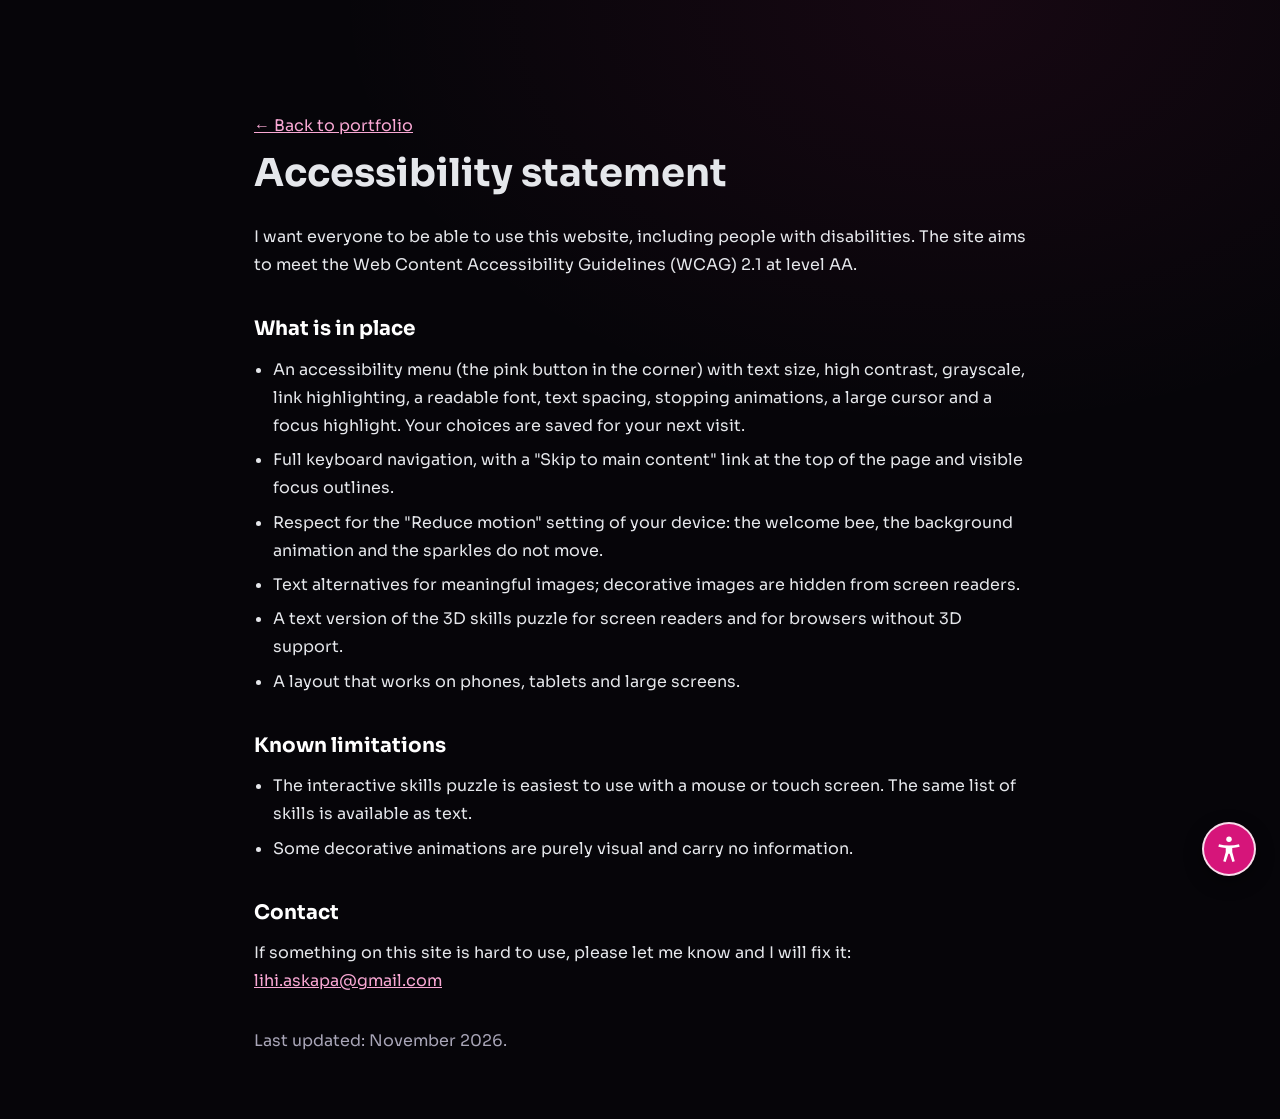
<file: accessibility.html>
<!DOCTYPE html>
<html lang="en" dir="ltr">
<head>
  <meta charset="UTF-8" />
  <meta name="viewport" content="width=device-width, initial-scale=1" />
  <title>Accessibility Statement – Lihi Askapa</title>
  <meta name="description" content="Accessibility statement for Lihi Askapa's portfolio website." />
  <link rel="icon" type="image/svg+xml" href="images/favicon.svg" />

  <link rel="stylesheet" href="style.css" />
  <link rel="stylesheet" href="a11y.css" />
  <script src="a11y.js"></script>

  <link
    href="https://fonts.googleapis.com/css2?family=Sora:wght@300;400;500;600;700&display=swap"
    rel="stylesheet"
  />
</head>
<body>

<a href="#main-content" class="skip-link">Skip to main content</a>

<div id="site-wrapper">

  <main id="main-content" tabindex="-1" class="statement-page">

    <p><a href="index.html">← Back to portfolio</a></p>

    <h1>Accessibility statement</h1>

    <p>
      I want everyone to be able to use this website, including people with
      disabilities. The site aims to meet the Web Content Accessibility
      Guidelines (WCAG) 2.1 at level AA.
    </p>

    <h2>What is in place</h2>
    <ul>
      <li>An accessibility menu (the pink button in the corner) with text size,
        high contrast, grayscale, link highlighting, a readable font, text spacing,
        stopping animations, a large cursor and a focus highlight. Your choices are
        saved for your next visit.</li>
      <li>Full keyboard navigation, with a "Skip to main content" link at the top
        of the page and visible focus outlines.</li>
      <li>Respect for the "Reduce motion" setting of your device: the welcome bee,
        the background animation and the sparkles do not move.</li>
      <li>Text alternatives for meaningful images; decorative images are hidden
        from screen readers.</li>
      <li>A text version of the 3D skills puzzle for screen readers and for
        browsers without 3D support.</li>
      <li>A layout that works on phones, tablets and large screens.</li>
    </ul>

    <h2>Known limitations</h2>
    <ul>
      <li>The interactive skills puzzle is easiest to use with a mouse or touch
        screen. The same list of skills is available as text.</li>
      <li>Some decorative animations are purely visual and carry no information.</li>
    </ul>

    <h2>Contact</h2>
    <p>
      If something on this site is hard to use, please let me know and I will fix it:
      <a href="mailto:lihi.askapa@gmail.com">lihi.askapa@gmail.com</a>
    </p>

    <p class="statement-updated">Last updated: November 2026.</p>

  </main>

</div>

</body>
</html>
</file>
<file: style.css>
/* =========================================
   GLOBAL
========================================= */

:root {
  --pink: #f32e90;
  --pink-light: #f9a8d4;
  --purple: #a855f7;
  --text: #e5e7eb;
  --muted: #cbd5f5;
  --dark: #020617;
  --card: rgba(15, 23, 42, 0.9);
}

* {
  box-sizing: border-box;
  margin: 0;
  padding: 0;
}

html {
  scroll-behavior: smooth;
}

body {
  /* calm dark background with one soft pink glow at the top */
  background-color: #060509;
  background-image: radial-gradient(
    ellipse 70% 55% at 75% 0%,
    rgba(243, 46, 144, 0.07) 0%,
    rgba(243, 46, 144, 0) 70%
  );
  background-repeat: no-repeat;
  color: var(--text);
  font-family: "Sora", sans-serif;
  overflow-x: hidden;
}

#site-wrapper {
  position: relative;
  min-height: 100vh;
}

main {
  position: relative;
}

a {
  color: inherit;
}

button,
input,
textarea {
  font: inherit;
}

/* =========================================
   NAVBAR
========================================= */

.navbar {
  position: sticky;
  top: 0;
  z-index: 1000;
  display: flex;
  justify-content: space-between;
  align-items: center;
  gap: 1.5rem;
  padding: 1.4rem 8vw;
  background: rgba(2, 6, 23, 0.85);
  border-bottom: 1px solid rgba(148, 163, 184, 0.3);
  backdrop-filter: blur(10px);
  direction: ltr;
}

.logo {
  font-size: 1.6rem;
  font-weight: 700;
  letter-spacing: 0.08em;
  color: var(--text);
  white-space: nowrap;
  cursor: pointer;
  transition: 0.25s;
}

.logo:hover {
  color: var(--pink);
  transform: translateY(-2px);
  letter-spacing: 0.12em;
}

.nav-links {
  display: flex;
  flex: 1;
  justify-content: center;
  align-items: center;
  gap: 1rem;
}

.nav-links a {
  font-size: 0.95rem;
  opacity: 0.85;
  color: var(--text);
  text-decoration: none;
  padding-bottom: 0.15rem;
  border-bottom: 2px solid transparent;
  transition: 0.2s;
}

.nav-links a:hover {
  opacity: 1;
  border-bottom-color: var(--pink);
}

/* =========================================
   SOCIAL LINKS
========================================= */

.navbar .social-links {
  display: flex;
  align-items: center;
  gap: 1.4rem;
}

.social-links a {
  display: inline-flex;
  align-items: center;
  justify-content: center;
  text-decoration: none !important;
  color: var(--text);
  transition: 0.25s;
}

.social-links a svg {
  width: 28px;
  height: 28px;
  transition: 0.25s;
}

.social-links a:hover svg {
  stroke: var(--pink);
  transform: translateY(-2px);
}

/* =========================================
   HAMBURGER
========================================= */

.hamburger {
  display: none;
  flex-direction: column;
  gap: 5px;
  background: none;
  border: none;
  cursor: pointer;
  z-index: 1100;
}

.hamburger span {
  width: 26px;
  height: 3px;
  background: var(--text);
  border-radius: 2px;
  transition: 0.3s ease;
}

.hamburger.active span:nth-child(1) {
  transform: rotate(45deg) translateY(8px);
}

.hamburger.active span:nth-child(2) {
  opacity: 0;
}

.hamburger.active span:nth-child(3) {
  transform: rotate(-45deg) translateY(-8px);
}

/* =========================================
   MOBILE MENU
========================================= */

.mobile-menu {
  display: none;
  flex-direction: column;
  gap: 1.5rem;
  width: 100%;
  padding: 1.2rem;
  background: rgba(2, 6, 23, 0.96);
  border-radius: 0 0 20px 20px;
  backdrop-filter: blur(8px);
  direction: ltr;
}

.mobile-menu.open {
  display: flex;
}

/* =========================================
   HERO
========================================= */

.hero {
  padding: 6rem 8vw 4rem;
  min-height: calc(100vh - 70px);
  display: flex;
  justify-content: center;
  align-items: center;
  background: transparent;
  direction: ltr;
}

.hero-layout {
  width: 100%;
  max-width: 1250px;
  margin: 0 auto;
  display: grid;
  grid-template-columns:
    minmax(0, 1.55fr)
    minmax(270px, 0.7fr);
  align-items: center;
  gap: 5rem;
}

/* =========================================
   HERO CONTENT
========================================= */

.hero-content {
  display: flex;
  flex-direction: column;
  justify-content: center;
  align-items: flex-start;
  text-align: left;
  min-width: 0;
}

.hero-content h1 {
  font-size: clamp(2rem, 3vw, 2.8rem);
  line-height: 1.2;
  margin-bottom: 0.8rem;
  color: var(--text);
}

/* NEW SRE ROLE TITLE */

.hero-role {
  font-size: clamp(1rem, 1.8vw, 1.35rem);
  font-weight: 600;
  line-height: 1.5;
  color: var(--pink-light);
  margin-bottom: 1.5rem;
  letter-spacing: 0.02em;
  text-align: left;
  max-width: 100%;
  text-shadow: 0 0 20px rgba(243, 46, 144, 0.18);
}

.hero-content .hero-text {
  max-width: 44rem;
  color: var(--muted);
  margin-top: 0.55rem;
  margin-bottom: 0.55rem;
  font-size: 1.08rem;
  line-height: 1.75;
  font-weight: 500;
  letter-spacing: 0.2px;
  text-align: left;
}

.highlight {
  color: var(--pink);
  font-weight: 600;
  letter-spacing: 0.3px;
}

/* =========================================
   HERO BUTTONS
========================================= */

.hero-buttons {
  display: flex;
  flex-wrap: wrap;
  align-items: center;
  gap: 0.75rem;
  margin-top: 1.7rem;
}

.hero-buttons .btn {
  margin-left: 0;
}

/* =========================================
   PROFILE PHOTO
========================================= */

.hero-photo-wrapper {
  position: relative;
  display: flex;
  justify-content: center;
  align-items: center;
  width: 100%;
}

.hero-photo {
  position: relative;
  width: 285px;
  height: 350px;
  padding: 3px;

  border-radius:
    38% 62% 45% 55%
    / 45% 40% 60% 55%;

  background: linear-gradient(
    135deg,
    var(--pink) 0%,
    var(--purple) 50%,
    #38bdf8 100%
  );

  box-shadow:
    0 0 25px rgba(243, 46, 144, 0.3),
    0 0 55px rgba(168, 85, 247, 0.18),
    0 0 90px rgba(56, 189, 248, 0.08);

  transition:
    transform 0.35s ease,
    box-shadow 0.35s ease;
}

.hero-photo:hover {
  transform: translateY(-6px) rotate(1deg);
  box-shadow:
    0 0 35px rgba(243, 46, 144, 0.45),
    0 0 70px rgba(168, 85, 247, 0.25),
    0 0 110px rgba(56, 189, 248, 0.12);
}

.hero-photo img {
  display: block;
  width: 100%;
  height: 100%;
  object-fit: cover;
  object-position: center top;
  border-radius: inherit;
}

.photo-decoration {
  position: absolute;
  width: 9px;
  height: 9px;
  border-radius: 50%;
  background: var(--pink);
  box-shadow:
    0 0 12px var(--pink),
    0 0 25px rgba(243, 46, 144, 0.65);
  pointer-events: none;
}

.photo-dot-1 {
  top: 8%;
  right: 2%;
}

.photo-dot-2 {
  bottom: 12%;
  left: 2%;
}

/* =========================================
   BUTTONS
========================================= */

.btn {
  display: inline-flex;
  justify-content: center;
  align-items: center;
  gap: 0.5rem;
  min-width: 200px;
  padding: 0.7rem 1.8rem;
  border-radius: 999px;
  border: 1px solid #b492b4;
  font-size: 0.95rem;
  font-weight: 600;
  text-align: center;
  text-decoration: none !important;
  cursor: pointer;
  transition:
    background 0.25s ease,
    transform 0.2s ease,
    box-shadow 0.25s ease,
    border-color 0.25s ease;
}

.btn.primary {
  background: var(--pink);
  color: var(--dark);
  border-color: rgba(248, 113, 208, 0.8);
  box-shadow: 0 12px 30px rgba(243, 46, 144, 0.35);
}

.btn.primary:hover {
  transform: translateY(-2px);
  box-shadow: 0 18px 40px rgba(243, 46, 144, 0.55);
}

.resume-button {
  display: inline-flex;
  align-items: center;
  gap: 0.4rem;
}

.arrow-down {
  width: 14px;
  height: 14px;
}

/* =========================================
   SKILLS
========================================= */

.skills {
  text-align: center;
  padding: 4rem 8vw;
  direction: ltr;
}

.skills-title {
  font-size: 2.2rem;
  margin-bottom: 0.8rem;
}

.skills-tagline {
  display: inline-block;
  font-size: 1.4rem;
  font-weight: 600;
  max-width: 50rem;
  margin: 0 auto 3.5rem;

  background: linear-gradient(
    90deg,
    #ff00a8,
    #ff8a00,
    #ffee00,
    #32ff7e,
    #00d2ff,
    #7a00ff,
    #ff00a8
  );

  background-size: 400%;
  -webkit-background-clip: text;
  background-clip: text;
  -webkit-text-fill-color: transparent;
  transition: background-position 0.6s ease;
}

.skills-tagline:hover {
  background-position: 100% 0;
}












/* =========================================
   EXPERIENCE
========================================= */

.timeline-section {
  padding: 6rem 8vw;
  direction: ltr;
}

.timeline-title {
  font-size: 2.2rem;
  margin-bottom: 3rem;
  font-weight: 600;
  color: #fff;
  text-align: center;
  text-shadow: 0 0 20px rgba(243, 46, 144, 0.4);
}

.timeline {
  position: relative;
  margin: 0 auto;
  padding-left: 2.5rem;
  width: 100%;
  max-width: 1100px;
}

.timeline::before {
  content: "";
  position: absolute;
  left: 0.8rem;
  top: 0;
  width: 3px;
  height: 100%;
  background: linear-gradient(var(--pink), #8a2be2);
  border-radius: 5px;
}

.timeline-item {
  position: relative;
  margin-bottom: 2.5rem;
  padding-left: 2rem;
  opacity: 1;
  transform: none;
  transition:
    opacity 0.7s ease,
    transform 0.7s ease;
}

.timeline-dot {
  position: absolute;
  left: 0.2rem;
  top: 0.8rem;
  width: 14px;
  height: 14px;
  background: var(--pink);
  border-radius: 50%;
  box-shadow: 0 0 12px var(--pink);
}

.timeline-content {
  background: rgba(255, 255, 255, 0.06);
  border: 1px solid rgba(243, 46, 144, 0.4);
  padding: 1.4rem 1.8rem;
  border-radius: 1rem;
  backdrop-filter: blur(5px);
  text-align: left;
  max-width: 100%;
  white-space: normal;
  word-break: normal;
}

.timeline-content h3 {
  font-size: 1.1rem;
  margin-bottom: 0.3rem;
  color: #fff;
}

.timeline-date {
  display: block;
  font-size: 0.9rem;
  margin-bottom: 0.6rem;
  color: var(--pink-light);
}

.exp-list {
  list-style: none;
  padding-left: 0;
  margin-top: 1rem;
}

.exp-list li {
  position: relative;
  margin-bottom: 0.6rem;
  padding-left: 1.4rem;
  line-height: 1.45;
  color: var(--text);
}

.exp-list li::before {
  content: "";
  position: absolute;
  left: 0;
  top: 0.6rem;
  width: 8px;
  height: 8px;
  background: #7f7ce1;
  border-radius: 50%;
  box-shadow: 0 0 10px #de6ca5;
}

/* =========================================
   EDUCATION
========================================= */

.education-section {
  padding: 6rem 8vw;
  direction: ltr;
}

.education-title {
  font-size: 2.2rem;
  margin-bottom: 3rem;
  font-weight: 600;
  color: #fff;
  text-align: center;
  text-shadow: 0 0 20px rgba(243, 46, 144, 0.4);
}

.computer-science-courses {
  display: block;
  text-align: center;
  font-size: 1.2rem;
  font-weight: 600;
  margin: 0 auto 1.5rem;
}

.education-grid {
  display: grid;
  grid-template-columns: repeat(
    auto-fit,
    minmax(min(100%, 320px), 1fr)
  );
  gap: 2.5rem;
  align-items: stretch;
  margin-top: 3rem;
  margin-bottom: 2.5rem;
  padding-bottom: 2.5rem;
  border-bottom: 1px solid rgba(148, 163, 184, 0.4);
}

/* =========================================
   EDUCATION CARDS
========================================= */

.edu-card {
  position: relative;
  padding: 1.6rem 1.8rem 1.8rem;
  border-radius: 1.5rem;
  background: var(--card);
  border: 1px solid rgba(244, 114, 182, 0.4);
  box-shadow: 0 18px 45px rgba(244, 114, 182, 0.18);
  display: flex;
  flex-direction: column;
  justify-content: space-between;
  transition:
    transform 0.25s ease,
    box-shadow 0.25s ease;
}

.edu-card::before {
  content: "";
  position: absolute;
  inset: 0;
  border-radius: inherit;
  border: 1px solid rgba(248, 113, 208, 0.12);
  pointer-events: none;
}

.edu-header {
  display: flex;
  justify-content: space-between;
  align-items: center;
  margin-bottom: 0.8rem;
}

.edu-badge {
  font-size: 0.75rem;
  text-transform: uppercase;
  letter-spacing: 0.12em;
  padding: 0.2rem 0.7rem;
  border-radius: 999px;
  border: 1px solid rgba(248, 113, 208, 0.7);
  color: var(--pink-light);
}

.edu-grade {
  font-size: 1.1rem;
  font-weight: 700;
  color: #fef3c7;
}

.edu-card h3 {
  font-size: 1.05rem;
  margin-bottom: 0.4rem;
  color: #fff;
}

.edu-card p {
  font-size: 0.9rem;
  line-height: 1.6;
  color: var(--text);
  max-width: 90%;
}

.edu-card:hover {
  transform: translateY(-4px);
  box-shadow: 0 22px 50px rgba(243, 46, 144, 0.35);
}

.education-grid .edu-card {
  grid-column: auto !important;
}

/* =========================================
   DEGREE SUMMARY
========================================= */

.degree-summary {
  margin: 2.5rem auto 0;
  max-width: 780px;
  padding: 1.6rem 1.8rem;
  border-radius: 1.4rem;

  background: radial-gradient(
    circle at top left,
    rgba(148, 27, 136, 0.18),
    rgba(15, 23, 42, 0.98)
  );

  border: 1px solid rgba(148, 163, 184, 0.5);
  box-shadow: 0 16px 40px rgba(15, 23, 42, 0.7);
  display: flex;
  flex-direction: column;
  gap: 1rem;
}

.degree-text h3 {
  font-size: 1.2rem;
  margin-bottom: 0.2rem;
}

.degree-text p {
  font-size: 1rem;
  color: var(--text);
}

.gpa-highlight {
  color: #16fb6a;
  font-weight: 700;
}

.degree-progress-wrapper {
  display: flex;
  flex-direction: column;
  gap: 0.4rem;
}

.degree-progress-labels {
  display: flex;
  justify-content: space-between;
  gap: 1rem;
  font-size: 0.9rem;
  color: var(--muted);
}

.degree-percent {
  font-weight: 600;
}

.degree-progress-bar {
  position: relative;
  width: 100%;
  height: 10px;
  border-radius: 999px;
  background: rgba(15, 23, 42, 0.9);
  overflow: hidden;
}

.degree-progress-fill {
  position: absolute;
  left: 0;
  top: 0;
  height: 100%;
  width: 0;
  border-radius: inherit;

  background: linear-gradient(
    90deg,
    var(--pink),
    #f97316,
    #facc15
  );

  animation: degreeFill 1.6s ease forwards;
}

.military-course {
  margin-top: 2rem;
  margin-bottom: 1.5rem;
}

.degree-progress-fill.full {
  animation: degreeFill_army 1.6s ease forwards;
}

/* =========================================
   PROJECTS
========================================= */

.projects-section {
  padding: 6rem 8vw;
  direction: ltr;
}

.projects-title {
  font-size: 2.2rem;
  margin-bottom: 3rem;
  font-weight: 600;
  color: #fff;
  text-align: center;
  text-shadow: 0 0 20px rgba(243, 46, 144, 0.4);
}

.projects-grid {
  max-width: 1100px;
  margin: 0 auto;
}

.project-card {
  position: relative;
  border-radius: 1.6rem;
  padding: 1.8rem 2rem 2.1rem;

  background: radial-gradient(
    circle at top left,
    rgba(148, 27, 136, 0.18),
    rgba(15, 23, 42, 0.98)
  );

  border: 1px solid rgba(248, 113, 208, 0.3);
  box-shadow: 0 20px 55px rgba(15, 23, 42, 0.85);
  overflow: hidden;
  margin-bottom: 3.5rem;
}

.project-card::before {
  content: "";
  position: absolute;
  inset: 0;
  border-radius: inherit;
  border: 1px solid rgba(148, 163, 184, 0.25);
  opacity: 0.5;
  pointer-events: none;
}

.project-overlay-grid {
  position: absolute;
  inset: 0;

  background-image:
    linear-gradient(
      to right,
      rgba(148, 163, 184, 0.09) 1px,
      transparent 1px
    ),
    linear-gradient(
      to bottom,
      rgba(148, 163, 184, 0.06) 1px,
      transparent 1px
    );

  background-size: 40px 40px;
  opacity: 0.25;
  mix-blend-mode: soft-light;
  pointer-events: none;
}

.project-header {
  display: flex;
  justify-content: space-between;
  align-items: flex-start;
  gap: 1.5rem;
  margin-bottom: 1.3rem;
  position: relative;
  z-index: 1;
}

.project-header h3 {
  font-size: 1.35rem;
  margin-bottom: 0.25rem;
  color: #fff;
}

.project-subtitle {
  font-size: 0.95rem;
  color: var(--muted);
  max-width: 30rem;
}

.project-badge {
  font-size: 0.75rem;
  text-transform: uppercase;
  letter-spacing: 0.14em;
  padding: 0.25rem 0.8rem;
  border-radius: 999px;
  border: 1px solid rgba(52, 211, 153, 0.9);
  color: #bbf7d0;
  background: rgba(6, 95, 70, 0.2);
  white-space: nowrap;
}

.project-body {
  display: grid;
  grid-template-columns:
    minmax(0, 2.1fr)
    minmax(0, 1.3fr);
  gap: 2.3rem;
  position: relative;
  z-index: 1;
}

.project-main {
  font-size: 0.95rem;
  color: var(--text);
}

.project-description {
  margin-bottom: 0.9rem;
  line-height: 1.7;
}

.project-points {
  list-style: none;
  margin: 0;
  padding: 0;
}

.project-points li {
  position: relative;
  padding-left: 1.2rem;
  margin-bottom: 0.45rem;
  line-height: 1.5;
}

.project-points li::before {
  content: "";
  position: absolute;
  left: 0;
  top: 0.55rem;
  width: 7px;
  height: 7px;
  border-radius: 999px;
  background: #f97316;
  box-shadow: 0 0 8px rgba(249, 115, 22, 0.7);
}

/* =========================================
   PROJECT META
========================================= */

.project-meta {
  display: flex;
  flex-direction: column;
  gap: 0.9rem;
  font-size: 0.9rem;
  color: var(--text);
}

.meta-block {
  display: flex;
  flex-direction: column;
  gap: 0.1rem;
}

.meta-label {
  font-size: 0.78rem;
  text-transform: uppercase;
  letter-spacing: 0.14em;
  color: #9ca3af;
}

.meta-value {
  font-weight: 500;
}

.meta-tags {
  display: flex;
  flex-wrap: wrap;
  gap: 0.35rem;
}

.meta-tags span {
  font-size: 0.75rem;
  padding: 0.2rem 0.55rem;
  border-radius: 999px;
  background: rgba(15, 23, 42, 0.7);
  border: 1px solid rgba(148, 163, 184, 0.5);
}

.project-links {
  margin-top: 0.6rem;
  display: flex;
  flex-wrap: wrap;
  gap: 0.6rem;
}

.project-btn {
  min-width: auto;
  padding: 0.5rem 1.2rem;
  font-size: 0.85rem;
  background: var(--pink);
  color: var(--dark);
  border-radius: 999px;
  border: 1px solid transparent;
}

.project-btn:hover {
  background: #fb47a3;
}

.secondary-btn {
  background: transparent;
  color: var(--text);
  border-color: rgba(148, 163, 184, 0.8);
}

.secondary-btn:hover {
  background: rgba(15, 23, 42, 0.9);
}

/* =========================================
   CONTACT
========================================= */

.contact-section {
  padding: 6rem 8vw 2rem;
  text-align: center;
  direction: ltr;
}

.contact-title {
  font-size: 2.2rem;
  font-weight: 600;
  margin-bottom: 0.5rem;
  text-shadow: 0 0 20px rgba(243, 46, 144, 0.4);
}

.contact-subtitle {
  font-size: 1rem;
  color: var(--muted);
  margin-bottom: 2.5rem;
}

.contact-form {
  max-width: 550px;
  margin: 0 auto;
  background: var(--card);
  padding: 2rem;
  border-radius: 1.4rem;
  border: 1px solid rgba(244, 114, 182, 0.4);
  box-shadow: 0 20px 45px rgba(244, 114, 182, 0.15);
  backdrop-filter: blur(5px);
}

.form-group {
  text-align: left;
  margin-bottom: 1.4rem;
}

.form-group label {
  font-size: 0.9rem;
  color: var(--text);
  display: block;
  margin-bottom: 0.4rem;
}

.form-group input,
.form-group textarea {
  width: 100%;
  padding: 0.9rem 1.1rem;
  border-radius: 0.8rem;
  background: rgba(31, 41, 55, 0.85);
  border: 1px solid rgba(148, 163, 184, 0.3);
  color: #fff;
  font-size: 0.95rem;
  font-family: "Sora", sans-serif;
  outline: none;

  transition:
    border 0.2s ease,
    box-shadow 0.2s ease;
}

.form-group input:focus,
.form-group textarea:focus {
  border-color: var(--pink);
  box-shadow: 0 0 10px rgba(243, 46, 144, 0.5);
}

.form-group textarea {
  min-height: 130px;
  resize: vertical;
}

.contact-btn {
  margin-top: 1rem;
  background: var(--pink) !important;
  color: var(--dark);
  border-color: rgba(248, 113, 208, 0.8) !important;
  box-shadow: 0 12px 30px rgba(243, 46, 144, 0.35) !important;
}

.contact-btn:disabled {
  opacity: 0.65;
  cursor: wait;
}

.form-status {
  margin-top: 1rem;
  font-size: 0.9rem;
  min-height: 1.2rem;
}

/* =========================================
   SCROLL ANIMATIONS
========================================= */

.fade-in-on-scroll {
  opacity: 0;
  transform: translateY(30px);
  transition:
    opacity 0.9s ease,
    transform 0.9s ease;
}

.fade-in-on-scroll.show {
  opacity: 1;
  transform: translateY(0);
}

.fade-in-left {
  opacity: 0;
  transform: translateX(-40px);
  transition:
    opacity 0.9s ease,
    transform 0.9s ease;
}

.fade-in-left.show {
  opacity: 1;
  transform: translateX(0);
}

.fade-in-right {
  opacity: 0;
  transform: translateX(40px);
  transition:
    opacity 0.9s ease,
    transform 0.9s ease;
}

.fade-in-right.show {
  opacity: 1;
  transform: translateX(0);
}

/* =========================================
   TYPEWRITER
========================================= */

.typewriter-caret {
  display: inline-block;
  width: 0.1em;
  margin-left: 2px;
  background: var(--pink);
  animation: caret-blink 0.8s steps(1) infinite;
}

/* =========================================
   FOOTER
========================================= */

.footer {
  margin-top: 1rem;
  padding: 1.2rem;
  text-align: center;
  font-size: 0.9rem;
  color: var(--muted);
  opacity: 0.8;
  direction: ltr;
}

.signature-name {
  font-family: "Great Vibes", cursive;
  font-size: 1.4rem;
  letter-spacing: 0.04em;
  color: var(--pink);
}

/* =========================================
   BACKGROUND CANVAS
========================================= */

#bg {
  position: fixed;
  top: 0;
  left: 0;
  width: 100vw;
  height: 100vh;
  z-index: -1;
  pointer-events: none;
}

/* =========================================
   KEYFRAMES
========================================= */

@keyframes caret-blink {
  0%, 50% {
    opacity: 1;
  }

  51%, 100% {
    opacity: 0;
  }
}

@keyframes degreeFill {
  from {
    width: 0;
  }

  to {
    width: 73.75%;
  }
}

@keyframes degreeFill_army {
  from {
    width: 0;
  }

  to {
    width: 100%;
  }
}

/* =========================================
   TABLET
========================================= */

@media (max-width: 1150px) {
  .navbar {
    padding-inline: 4vw;
    gap: 0.9rem;
  }

  .nav-links {
    gap: 0.65rem;
  }

  .nav-links a {
    font-size: 0.85rem;
  }

  .navbar .social-links {
    gap: 0.75rem;
  }
}

@media (max-width: 1000px) {
  .hero-layout {
    grid-template-columns:
      minmax(0, 1.3fr)
      minmax(230px, 0.7fr);
    gap: 3rem;
  }

  .hero-content h1 {
    font-size: 2.35rem;
  }

  .hero-role {
    font-size: 1.1rem;
  }

  .hero-content .hero-text {
    font-size: 1rem;
  }

  .hero-photo {
    width: 245px;
    height: 305px;
  }
}

@media (max-width: 900px) {
  .project-body {
    grid-template-columns: 1fr;
  }
}

/* =========================================
   MOBILE
========================================= */

@media (max-width: 768px) {

  body {
    background: #0d040f;
  }

  /* NAVBAR */

  .navbar {
    flex-direction: row;
    justify-content: space-between;
    align-items: center;
    padding: 1rem 6vw;
  }

  .navbar .nav-links,
  .navbar .social-links {
    display: none;
  }

  .hamburger {
    display: flex;
    margin-left: auto;
  }

  /* MOBILE MENU */

  .mobile-menu {
    position: fixed;
    top: 64px;
    left: 0;
    right: 0;
    bottom: auto;
    max-height: 70vh;
    overflow-y: auto;
    border-radius: 0 0 20px 20px;
    z-index: 999;
    text-align: center;
    align-items: center;
  }

  .mobile-menu .nav-links {
    width: 100%;
    display: flex;
    flex-direction: column;
    align-items: center;
    text-align: center;
    gap: 1rem;
  }

  .mobile-menu .nav-links a {
    font-size: 1.2rem;
    width: 100%;
    text-align: center;
  }

  .mobile-menu .social-links {
    width: 100%;
    display: flex;
    flex-direction: row;
    justify-content: center;
    align-items: center;
    margin-top: 1.5rem;
    gap: 1.4rem;
  }

  /* HERO */

  .hero {
    min-height: auto;
    padding: 4.5rem 1.4rem 3rem;
    text-align: center;
    align-items: center;
  }

  .hero-layout {
    width: 100%;
    display: flex;
    flex-direction: column;
    align-items: center;
    gap: 2.3rem;
  }

  .hero-photo-wrapper {
    order: -1;
    width: 100%;
    display: flex;
    justify-content: center;
  }

  .hero-photo {
    width: 210px;
    height: 260px;
  }

  .hero-content {
    width: 100%;
    align-items: center;
    text-align: center;
  }

  .hero-content h1 {
    max-width: 100%;
    font-size: 2rem;
    line-height: 1.3;
    text-align: center;
    margin-bottom: 0.8rem;
  }

  .hero-role {
    font-size: 1rem;
    text-align: center;
    line-height: 1.5;
    margin-bottom: 1.2rem;
    max-width: 100%;
  }

  .hero-content .hero-text {
    max-width: 100%;
    font-size: 0.95rem;
    line-height: 1.65;
    text-align: center;
    margin-top: 0.45rem;
    margin-bottom: 0.45rem;
  }

  .hero-buttons {
    width: 100%;
    display: flex;
    flex-direction: column;
    justify-content: center;
    align-items: center;
    gap: 0.65rem;
    margin-top: 1.4rem;
  }

  .hero-buttons .btn {
    width: 70%;
    min-width: 70%;
    margin-left: 0;
    justify-content: center;
  }

  .photo-dot-1 {
    right: 15%;
  }

  .photo-dot-2 {
    left: 15%;
  }

  .btn:active {
    transform: scale(0.97);
    box-shadow: 0 4px 10px rgba(243, 46, 144, 0.25);
  }

  /* SKILLS */

  .skills {
    padding: 3rem 1.4rem;
  }




  /* EXPERIENCE */

  .timeline-section {
    padding: 3rem 1.4rem;
  }

  .timeline {
    max-width: 100%;
    padding-left: 1.5rem;
  }

  .timeline-item {
    padding-left: 1.6rem;
  }

  .timeline-content {
    padding: 1.1rem 1.2rem;
    font-size: 0.9rem;
  }

  .timeline-content h3 {
    font-size: 1rem;
  }

  .exp-list li {
    font-size: 0.88rem;
  }

  /* EDUCATION */

  .education-section {
    padding: 3rem 1.4rem;
  }

  .education-grid {
    grid-template-columns: 1fr;
    gap: 1.4rem;
    padding-bottom: 2rem;
    margin-bottom: 2rem;
  }

  .edu-card {
    padding: 1.2rem 1.3rem 1.4rem;
  }

  .edu-card h3 {
    font-size: 0.98rem;
  }

  .edu-card p {
    font-size: 0.88rem;
    max-width: 100%;
  }

  .degree-summary,
  .military-course {
    padding: 1.3rem 1.4rem;
    margin-top: 2rem;
  }

  /* PROJECTS */

  .projects-section {
    padding: 4rem 5vw;
  }

  .projects-title {
    font-size: 1.9rem;
    margin-bottom: 2rem;
  }

  .project-card {
    padding: 1.4rem 1.4rem 1.6rem;
    border-radius: 1.3rem;
    margin-bottom: 2.8rem;
  }

  .project-header {
    flex-direction: column;
    align-items: flex-start;
    gap: 0.6rem;
  }

  .project-header h3 {
    font-size: 1.1rem;
  }

  .project-subtitle {
    font-size: 0.9rem;
    max-width: 100%;
  }

  .project-body {
    grid-template-columns: 1fr;
    gap: 1.4rem;
  }

  .project-main {
    font-size: 0.9rem;
  }

  .project-points li {
    margin-bottom: 0.4rem;
  }

  .project-meta {
    gap: 0.7rem;
  }

  .meta-tags {
    gap: 0.3rem;
  }

  .meta-tags span {
    font-size: 0.75rem;
    padding: 0.18rem 0.55rem;
  }

  .project-links {
    flex-direction: column;
    align-items: stretch;
  }

  .project-btn {
    width: 100%;
    justify-content: center;
  }

  /* CONTACT */

  .contact-section {
    padding: 4rem 1.4rem 2rem;
  }

  .contact-form {
    padding: 1.4rem;
    width: 100%;
  }
}

/* =========================================
   SMALL MOBILE
========================================= */

@media (max-width: 480px) {

  .hero {
    padding: 3.8rem 1.1rem 2.5rem;
  }

  .hero-layout {
    gap: 2rem;
  }

  .hero-photo {
    width: 185px;
    height: 230px;
  }

  .hero-content h1 {
    font-size: 1.7rem;
  }

  .hero-role {
    font-size: 0.95rem;
    line-height: 1.5;
  }

  .hero-content .hero-text {
    font-size: 0.9rem;
  }

  .hero-buttons .btn {
    width: 85%;
    min-width: 85%;
  }

  .education-grid {
    grid-template-columns: 1fr;
    gap: 1.4rem;
  }

  .edu-card {
    padding: 1.1rem 1.1rem 1.3rem;
  }

  .edu-card h3 {
    font-size: 0.9rem;
  }

  .edu-card p {
    font-size: 0.85rem;
  }
}

/* =========================================
   VERY SMALL MOBILE
========================================= */

@media (max-width: 400px) {



}

/* =========================================
   DESKTOP SKILLS
========================================= */

@media (min-width: 769px) {



}

/* =========================================
   ACCESSIBILITY
========================================= */

@media (prefers-reduced-motion: reduce) {

  html {
    scroll-behavior: auto;
  }

  .fade-in-on-scroll,
  .fade-in-left,
  .fade-in-right {
    opacity: 1;
    transform: none;
    transition: none;
  }

  .degree-progress-fill {
    animation-duration: 0.01ms;
  }

  .typewriter-caret {
    animation: none;
  }
}

/* =========================================
   PUZZLE SKILLS – real interlocking pieces
   Each piece has a tab on the top and right and a matching
   hole on the bottom and left (SVG mask), so neighbours fit.
========================================= */

.skills-grid {
  --cell: 140px;                          /* size of the square body */
  --tab: calc(var(--cell) * 30 / 140);    /* how far a tab sticks out */
  display: grid;
  grid-template-columns: repeat(auto-fill, var(--cell));
  grid-auto-rows: var(--cell);
  gap: 0;
  justify-content: center;
  max-width: calc(var(--cell) * 7 + var(--tab));
  margin: 0 auto;
  padding: var(--tab) var(--tab) 0 0;
  position: relative;
}

.puzzle-skill {
  box-sizing: border-box;
  width: calc(var(--cell) + var(--tab));
  height: calc(var(--cell) + var(--tab));
  margin-top: calc(var(--tab) * -1);
  padding: var(--tab) var(--tab) 0 0;
  display: flex;
  align-items: center;
  justify-content: center;
  position: relative;
  z-index: 1;
  background-color: #db2777;
  cursor: grab;
  user-select: none;
  scale: 0.985;                           /* thin seam between pieces */
  -webkit-mask: url("data:image/svg+xml,%3Csvg xmlns='http://www.w3.org/2000/svg' viewBox='0 0 170 170'%3E%3Cpath d='M14 30L56.584 30A18 18 0 1 1 83.416 30L126 30A14 14 0 0 1 140 44L140 86.584A18 18 0 1 1 140 113.416L140 156A14 14 0 0 1 126 170L83.416 170A18 18 0 1 0 56.584 170L14 170A14 14 0 0 1 0 156L0 113.416A18 18 0 1 0 0 86.584L0 44A14 14 0 0 1 14 30Z'/%3E%3C/svg%3E") center / 100% 100% no-repeat;
          mask: url("data:image/svg+xml,%3Csvg xmlns='http://www.w3.org/2000/svg' viewBox='0 0 170 170'%3E%3Cpath d='M14 30L56.584 30A18 18 0 1 1 83.416 30L126 30A14 14 0 0 1 140 44L140 86.584A18 18 0 1 1 140 113.416L140 156A14 14 0 0 1 126 170L83.416 170A18 18 0 1 0 56.584 170L14 170A14 14 0 0 1 0 156L0 113.416A18 18 0 1 0 0 86.584L0 44A14 14 0 0 1 14 30Z'/%3E%3C/svg%3E") center / 100% 100% no-repeat;
  transition: opacity 0.7s ease, filter 0.2s ease;
}

/* colour is set by row/column in JS so neighbours never share a colour */
.puzzle-skill[data-color="1"] { background-color: #c026d3; }
.puzzle-skill[data-color="2"] { background-color: #9333ea; }

.puzzle-skill span:not(.text) { display: none; }   /* old fake tabs/holes */

.puzzle-skill:hover { filter: brightness(1.12); }
.puzzle-skill.dragging { cursor: grabbing; z-index: 20; filter: brightness(1.15); }

.puzzle-skill .text {
  color: #ffffff;
  font-size: calc(var(--cell) / 10);
  font-weight: 800;
  line-height: 1.2;
  text-align: center;
  text-shadow: 0 1px 2px rgba(0, 0, 0, 0.35);
  /* text sits in the area that is clear of the left and bottom holes */
  width: 100%;
  padding: 0 calc(var(--tab) * 0.35) var(--tab) var(--tab);
  word-break: normal;
  overflow-wrap: normal;
  pointer-events: none;
}

.puzzle-reset {
  display: block;
  margin: 2rem auto 0;
  padding: 0.5rem 1.2rem;
  border: 1px solid var(--pink);
  border-radius: 999px;
  background: transparent;
  color: var(--text);
  font: inherit;
  cursor: pointer;
  visibility: hidden;
}

.puzzle-reset.visible { visibility: visible; }
.puzzle-reset:hover { background: rgba(243, 46, 144, 0.15); }

@media (max-width: 768px) {
  .skills-grid { --cell: 110px; }
}

@media (max-width: 420px) {
  .skills-grid { --cell: 96px; }
}

/* Drag hint + a short wiggle so visitors notice the pieces move */
.puzzle-hint {
  text-align: center;
  color: var(--muted);
  font-size: 0.95rem;
  margin: -0.5rem 0 1.5rem;
}

@keyframes puzzle-wiggle {
  0%, 100% { rotate: 0deg; }
  20% { rotate: -6deg; }
  40% { rotate: 5deg; }
  60% { rotate: -3deg; }
  80% { rotate: 2deg; }
}

.puzzle-skill.wiggle { animation: puzzle-wiggle 0.7s ease-in-out; }

/* Mouse and touch get their own hint text */
.puzzle-hint .hint-touch { display: none; }

@media (hover: none) {
  .puzzle-hint .hint-mouse { display: none; }
  .puzzle-hint .hint-touch { display: inline; }
}

/* No iOS callout / text selection on long press */
.puzzle-skill { -webkit-touch-callout: none; -webkit-user-select: none; }

@media (prefers-reduced-motion: reduce) {
  .puzzle-skill.wiggle { animation: none; }
}

/* =========================================
   WELCOME BEE (see bee.js)
========================================= */

.welcome-bee {
  position: fixed;
  top: 0;
  left: 0;
  z-index: 9999;
  pointer-events: none;
  will-change: transform;
}

.welcome-bee svg {
  width: 100%;
  height: 100%;
  overflow: visible;
}

.welcome-bee .bee-wing {
  transform-box: fill-box;
  transform-origin: 50% 100%;
  animation: bee-flap 0.09s ease-in-out infinite alternate;
}

.welcome-bee .bee-wing-back {
  animation-delay: 0.045s;
}

@keyframes bee-flap {
  from { scale: 1 1; }
  to   { scale: 1 0.45; }
}

.welcome-bee .bee-lids {
  opacity: 0;
  animation: bee-blink 4.2s linear;
}

.welcome-bee .bee-pupils {
  animation: bee-blink-pupils 4.2s linear;
}

@keyframes bee-blink {
  0%, 22%, 26%, 100% { opacity: 0; }
  23%, 25% { opacity: 1; }
}

@keyframes bee-blink-pupils {
  0%, 22%, 26%, 100% { opacity: 1; }
  23%, 25% { opacity: 0; }
}

.bee-sparkle {
  position: fixed;
  z-index: 9998;
  translate: -50% -50%;
  border-radius: 50%;
  background: radial-gradient(circle, #fff 0%, var(--c, #ffd24d) 45%, transparent 72%);
  box-shadow: 0 0 6px var(--c, #ffd24d);
  pointer-events: none;
  animation: bee-sparkle 1.2s ease-out forwards;
}

/* 4-point twinkle star */
.bee-sparkle.star {
  border-radius: 0;
  background: var(--c, #ffd24d);
  box-shadow: none;
  filter: drop-shadow(0 0 4px var(--c, #ffd24d));
  clip-path: polygon(50% 0, 62% 38%, 100% 50%, 62% 62%, 50% 100%, 38% 62%, 0 50%, 38% 38%);
  animation-name: bee-star;
}

@keyframes bee-sparkle {
  0%   { opacity: 1; transform: translate(0, 0) scale(1); }
  100% { opacity: 0; transform: translate(var(--dx), var(--dy)) scale(0.2); }
}

@keyframes bee-star {
  0%   { opacity: 1; transform: translate(0, 0) rotate(0deg) scale(0.4); }
  25%  { opacity: 1; transform: translate(calc(var(--dx) * 0.25), calc(var(--dy) * 0.2)) rotate(calc(var(--rot) * 0.3)) scale(1.2); }
  50%  { opacity: 0.5; }
  65%  { opacity: 1; }
  100% { opacity: 0; transform: translate(var(--dx), var(--dy)) rotate(var(--rot)) scale(0.1); }
}


/* =========================================
   WEEKLY RIDDLE (LinkedIn community)
========================================= */

.riddles-section {
  padding: 6rem 8vw;
  direction: ltr;
}

.riddles-title {
  font-size: 2.2rem;
  margin-bottom: 1.2rem;
  font-weight: 600;
  color: #fff;
  text-align: center;
  text-shadow: 0 0 20px rgba(243, 46, 144, 0.4);
}

.riddles-intro {
  max-width: 720px;
  margin: 0 auto 2.2rem;
  text-align: center;
  color: var(--muted);
  line-height: 1.7;
}

.riddle-stats {
  display: grid;
  grid-template-columns: repeat(3, minmax(0, 1fr));
  gap: 1rem;
  max-width: 720px;
  margin: 0 auto 2.4rem;
}

.riddle-stat {
  display: flex;
  flex-direction: column;
  align-items: center;
  padding: 1.2rem 0.8rem;
  border-radius: 1.2rem;
  background: rgba(15, 23, 42, 0.85);
  border: 1px solid rgba(248, 113, 208, 0.3);
}

.riddle-stat-num {
  font-size: 2rem;
  font-weight: 800;
  background: linear-gradient(90deg, #ffd24d, var(--pink), #c084fc);
  -webkit-background-clip: text;
  background-clip: text;
  -webkit-text-fill-color: transparent;
}

.riddle-stat-label {
  margin-top: 0.2rem;
  font-size: 0.85rem;
  color: var(--muted);
  text-align: center;
}

.riddles-try {
  text-align: center;
  color: var(--text);
  margin-bottom: 1.6rem;
}

.riddle-grid {
  display: grid;
  grid-template-columns: repeat(2, minmax(0, 1fr));
  gap: 1.6rem;
  max-width: 1100px;
  margin: 0 auto;
}

.riddle-card {
  display: flex;
  flex-direction: column;
  gap: 0.7rem;
  padding: 1.6rem 1.7rem;
  border-radius: 1.4rem;
  background: radial-gradient(circle at top left, rgba(148, 27, 136, 0.18), rgba(15, 23, 42, 0.98));
  border: 1px solid rgba(248, 113, 208, 0.3);
  box-shadow: 0 20px 55px rgba(15, 23, 42, 0.85);
  color: var(--text);
  line-height: 1.6;
}

.riddle-card h3 {
  margin: 0;
  font-size: 1.2rem;
  color: #fff;
}

.riddle-card p { margin: 0; }

.riddle-meta {
  display: flex;
  flex-wrap: wrap;
  gap: 0.5rem;
  align-items: center;
  font-size: 0.8rem;
}

.riddle-tag {
  padding: 0.2rem 0.7rem;
  border-radius: 999px;
  background: rgba(243, 46, 144, 0.18);
  color: var(--pink-light);
  font-weight: 700;
}

.riddle-level { color: var(--muted); }

.riddle-card code {
  font-family: "SFMono-Regular", Menlo, Consolas, monospace;
  font-size: 0.85em;
  padding: 0.05rem 0.35rem;
  border-radius: 0.35rem;
  background: rgba(2, 6, 23, 0.7);
  color: #fde68a;
}

.riddle-code {
  margin: 0;
  padding: 0.9rem 1rem;
  border-radius: 0.8rem;
  background: rgba(2, 6, 23, 0.85);
  border: 1px solid rgba(148, 163, 184, 0.2);
  overflow-x: auto;
  font-size: 0.85rem;
  line-height: 1.5;
}

.riddle-code code {
  padding: 0;
  background: none;
  color: #e5e7eb;
}

.riddle-list {
  margin: 0;
  padding-left: 1.2rem;
  columns: 2;
}

.riddle-big {
  font-size: 1.6rem;
  font-weight: 800;
  letter-spacing: 0.04em;
  color: #fff;
  text-align: center;
  padding: 0.6rem 0;
}

.riddle-q { color: var(--pink); }

.riddle-answer {
  margin-top: auto;
  border-radius: 0.9rem;
  background: rgba(2, 6, 23, 0.55);
  border: 1px dashed rgba(248, 113, 208, 0.45);
}

.riddle-answer summary {
  cursor: pointer;
  padding: 0.7rem 1rem;
  font-weight: 700;
  color: var(--pink-light);
  list-style: none;
}

.riddle-answer summary::-webkit-details-marker { display: none; }
.riddle-answer summary::before { content: "🔒 "; }
.riddle-answer[open] summary::before { content: "🔓 "; }

.riddle-answer p {
  padding: 0 1rem 0.8rem;
}

.riddle-link {
  font-size: 0.9rem;
  color: var(--pink-light);
  text-decoration: none;
}

.riddle-link:hover { text-decoration: underline; }

.riddles-cta {
  text-align: center;
  margin-top: 2.6rem;
}

@media (max-width: 768px) {
  .riddles-section { padding: 4rem 1.2rem; }
  .riddle-grid { grid-template-columns: 1fr; }
  .riddle-stats { gap: 0.6rem; }
  .riddle-stat-num { font-size: 1.5rem; }
  .riddle-card { padding: 1.3rem 1.2rem; }
}

/* Link from the 2D skills puzzle to the 3D version */
.skills-3d-link-wrap {
  margin: 1.5rem 0 0;
  text-align: center;
}

.skills-3d-link {
  display: inline-flex;
  align-items: center;
  min-height: 44px;
  padding: 0.55rem 1.3rem;
  border-radius: 999px;
  font-weight: 600;
  color: #ffffff;
  text-decoration: none;
  background: linear-gradient(90deg, #db2777, #9333ea);
}

.skills-3d-link:hover { filter: brightness(1.1); }

.skills-3d-link:focus-visible {
  outline: 3px solid var(--pink);
  outline-offset: 3px;
}


/* =========================================
   AURORA BACKGROUND
   Soft blurred glows that drift very slowly behind the whole page,
   plus a few rising sparkles in the hero. CSS only (no WebGL needed).
========================================= */

.aurora {
  position: fixed;
  inset: 0;
  z-index: -1;
  overflow: hidden;
  pointer-events: none;
}

.aurora span {
  position: absolute;
  display: block;
  border-radius: 50%;
  filter: blur(80px);
  opacity: 0.36;
  will-change: transform;
}

.aurora .a1 {
  top: -18%;
  right: -10%;
  width: 55vw;
  height: 55vw;
  background: radial-gradient(circle, #f32e90 0%, rgba(243, 46, 144, 0) 70%);
  animation: aurora-1 22s ease-in-out infinite alternate;
}

.aurora .a2 {
  top: 30%;
  left: -15%;
  width: 50vw;
  height: 50vw;
  background: radial-gradient(circle, #7c3aed 0%, rgba(124, 58, 237, 0) 70%);
  opacity: 0.32;
  animation: aurora-2 28s ease-in-out infinite alternate;
}

.aurora .a3 {
  bottom: -25%;
  right: 10%;
  width: 45vw;
  height: 45vw;
  background: radial-gradient(circle, #c026d3 0%, rgba(192, 38, 211, 0) 70%);
  opacity: 0.26;
  animation: aurora-3 25s ease-in-out infinite alternate;
}

@keyframes aurora-1 {
  0%   { transform: translate(0, 0) scale(1); }
  50%  { transform: translate(-25vw, 15vh) scale(1.2); }
  100% { transform: translate(-10vw, 30vh) scale(0.9); }
}

@keyframes aurora-2 {
  0%   { transform: translate(0, 0) scale(1); }
  50%  { transform: translate(30vw, -12vh) scale(1.2); }
  100% { transform: translate(15vw, 18vh) scale(1); }
}

@keyframes aurora-3 {
  0%   { transform: translate(0, 0) scale(1); }
  50%  { transform: translate(-22vw, -20vh) scale(1.15); }
  100% { transform: translate(14vw, -8vh) scale(0.9); }
}

/* sparkles rising in the hero */
.hero {
  position: relative;
}

.hero-layout {
  position: relative;
  z-index: 1;
}

.hero-sparkles {
  position: absolute;
  inset: 0;
  z-index: 0;
  overflow: hidden;
  pointer-events: none;
}

.hero-sparkles i {
  position: absolute;
  bottom: -10px;
  width: var(--s, 3px);
  height: var(--s, 3px);
  border-radius: 50%;
  background: var(--c, #f9a8d4);
  box-shadow: 0 0 8px 1px var(--c, #f9a8d4);
  opacity: 0;
  animation: sparkle-rise var(--d, 12s) linear var(--delay, 0s) infinite;
}

@keyframes sparkle-rise {
  0%   { transform: translateY(0) translateX(0); opacity: 0; }
  15%  { opacity: var(--o, 0.7); }
  50%  { transform: translateY(-45vh) translateX(var(--drift, 10px)); }
  85%  { opacity: var(--o, 0.7); }
  100% { transform: translateY(-90vh) translateX(0); opacity: 0; }
}

@media (max-width: 600px) {
  .aurora span { filter: blur(70px); }
  .aurora .a1 { width: 90vw; height: 90vw; }
  .aurora .a2 { width: 85vw; height: 85vw; }
  .aurora .a3 { width: 80vw; height: 80vw; }
}

@media (prefers-reduced-motion: reduce) {
  .aurora span { animation: none; }
  .hero-sparkles { display: none; }
}


/* =========================================
   EDUCATION CARDS – clean look
   Flat cards with a thin border and a pink grade; the pink glow
   (and a small lift) appears only when you hover over a card.
========================================= */

.edu-card {
  border: 1px solid rgba(255, 255, 255, 0.08);
  border-radius: 16px;
  background: #15121d;
  box-shadow: none;
  transition:
    transform 0.25s ease,
    box-shadow 0.25s ease,
    border-color 0.25s ease,
    background-color 0.25s ease;
}

.edu-card::before {
  display: none;
}

.edu-card:hover {
  transform: translateY(-4px);
  border-color: rgba(243, 46, 144, 0.55);
  background: #1b1725;
  box-shadow: 0 22px 50px rgba(243, 46, 144, 0.35);
}

.edu-card h3 {
  color: #ecebf2;
}

.edu-card p {
  color: #a9a6b8;
}

.edu-badge {
  border: 1px solid rgba(255, 255, 255, 0.14);
  color: #a9a6b8;
  background: transparent;
  letter-spacing: 0.08em;
}

.edu-grade {
  color: var(--pink);
}

.degree-summary {
  border: 1px solid rgba(255, 255, 255, 0.08);
  border-radius: 16px;
  background: #15121d;
  box-shadow: none;
}

.degree-summary .gpa-highlight,
.degree-summary .degree-percent {
  color: var(--pink);
  text-shadow: none;
}

@media (prefers-reduced-motion: reduce) {
  .edu-card:hover { transform: none; }
}
</file>
<file: a11y.css>
/* =========================================================
   ACCESSIBILITY MENU – floating button + settings panel
   Each setting adds a class to <html>; choices are saved in the browser.
========================================================= */

/* ---------- skip link ---------- */
.skip-link {
  position: fixed;
  top: -100px;
  left: 1rem;
  z-index: 10003;
  padding: 0.75rem 1.25rem;
  border-radius: 0 0 10px 10px;
  font-weight: 700;
  color: #ffffff;
  background: #d6157a;
  text-decoration: none;
  transition: top 0.15s ease;
}

.skip-link:focus {
  top: 0;
  outline: 3px solid #ffffff;
  outline-offset: 2px;
}

/* ---------- floating button ---------- */
.a11y-toggle {
  position: fixed;
  z-index: 10001;
  right: 24px;
  bottom: 24px;
  width: 54px;
  height: 54px;
  display: flex;
  align-items: center;
  justify-content: center;
  border: 2px solid rgba(255, 255, 255, 0.85);
  border-radius: 50%;
  color: #ffffff;
  background: #d6157a;
  box-shadow: 0 6px 18px rgba(0, 0, 0, 0.45);
  cursor: pointer;
}

.a11y-toggle svg {
  width: 30px;
  height: 30px;
}

.a11y-toggle:hover { background: #c0106d; }

.a11y-toggle:focus-visible {
  outline: 3px solid #ffffff;
  outline-offset: 3px;
}

/* ---------- panel ---------- */
.a11y-panel {
  position: fixed;
  z-index: 10002;
  right: 24px;
  bottom: 90px;
  width: min(340px, calc(100vw - 32px));
  max-height: calc(100vh - 120px);
  overflow-y: auto;
  padding: 1em;
  border: 1px solid rgba(255, 255, 255, 0.14);
  border-radius: 16px;
  direction: ltr;
  text-align: left;
  color: #ecebf2;
  background: #15121d;
  box-shadow: 0 18px 50px rgba(0, 0, 0, 0.6);
  font-family: "Sora", system-ui, sans-serif;
  font-size: 16px;                 /* the menu keeps its size when page text is enlarged */
}

.a11y-panel[hidden] { display: none; }

.a11y-panel-header {
  margin-bottom: 0.75em;
  display: flex;
  align-items: center;
  justify-content: space-between;
}

.a11y-panel-title {
  margin: 0;
  font-size: 1.1em;
  font-weight: 700;
  color: #ffffff;
}

.a11y-close {
  width: 40px;
  height: 40px;
  border: 0;
  border-radius: 10px;
  font-size: 1.4em;
  line-height: 1;
  color: #ffffff;
  background: rgba(255, 255, 255, 0.08);
  cursor: pointer;
}

.a11y-grid {
  display: grid;
  grid-template-columns: 1fr 1fr;
  gap: 0.5em;
}

.a11y-option {
  min-height: 64px;
  padding: 0.55em 0.4em;
  display: flex;
  flex-direction: column;
  align-items: center;
  justify-content: center;
  gap: 0.3em;
  border: 2px solid rgba(255, 255, 255, 0.12);
  border-radius: 12px;
  font: 500 0.85em/1.25 "Sora", system-ui, sans-serif;
  text-align: center;
  color: #ecebf2;
  background: rgba(255, 255, 255, 0.04);
  cursor: pointer;
}

.a11y-option .a11y-ico {
  font-size: 1.2em;
  line-height: 1;
}

.a11y-option:hover { border-color: rgba(243, 46, 144, 0.7); }

.a11y-option[aria-pressed="true"] {
  border-color: #f32e90;
  color: #ffffff;
  background: #d6157a;
}

.a11y-option:focus-visible,
.a11y-close:focus-visible,
.a11y-reset:focus-visible,
.a11y-statement-link:focus-visible,
.a11y-size-buttons button:focus-visible {
  outline: 3px solid #ffffff;
  outline-offset: 2px;
}

.a11y-size {
  grid-column: 1 / -1;
  display: flex;
  align-items: center;
  justify-content: space-between;
  gap: 0.5em;
  padding: 0.4em 0.6em;
  border: 2px solid rgba(255, 255, 255, 0.12);
  border-radius: 12px;
  background: rgba(255, 255, 255, 0.04);
}

.a11y-size > span {
  font-size: 0.9em;
  font-weight: 500;
}

.a11y-size-buttons {
  display: flex;
  align-items: center;
  gap: 0.4em;
}

.a11y-size-buttons button {
  min-width: 44px;
  height: 44px;
  border: 2px solid rgba(255, 255, 255, 0.2);
  border-radius: 10px;
  font-weight: 700;
  color: #ffffff;
  background: transparent;
  cursor: pointer;
}

.a11y-size-buttons button:disabled { opacity: 0.4; cursor: default; }

.a11y-size-value {
  min-width: 3.2em;
  text-align: center;
  font-variant-numeric: tabular-nums;
}

.a11y-footer {
  margin-top: 0.75em;
  display: flex;
  align-items: center;
  justify-content: space-between;
  gap: 0.5em;
}

.a11y-reset {
  min-height: 44px;
  padding: 0.45em 1em;
  border: 0;
  border-radius: 10px;
  font: 600 0.9em "Sora", system-ui, sans-serif;
  color: #ffffff;
  background: #d6157a;
  cursor: pointer;
}

.a11y-statement-link {
  font-size: 0.9em;
  font-weight: 600;
  color: #f9a8d4;
}

/* =========================================================
   THE SETTINGS
========================================================= */

/* high contrast: black background, white text, yellow links */
html.a11y-contrast body,
html.a11y-contrast #site-wrapper,
html.a11y-contrast #site-wrapper * {
  color: #ffffff !important;
  background-color: #000000 !important;
  background-image: none !important;
  border-color: #ffffff !important;
  box-shadow: none !important;
  text-shadow: none !important;
  -webkit-text-fill-color: currentColor !important;
}

html.a11y-contrast #site-wrapper a,
html.a11y-contrast #site-wrapper a * {
  color: #ffff00 !important;
}

html.a11y-contrast #site-wrapper .btn,
html.a11y-contrast #site-wrapper button {
  border: 2px solid #ffff00 !important;
  color: #ffff00 !important;
}

html.a11y-contrast .aurora { display: none; }

html.a11y-contrast #site-wrapper img {
  background-color: transparent !important;
}

/* grayscale (content only, so the floating button keeps its place) */
html.a11y-gray #site-wrapper,
html.a11y-gray .aurora {
  filter: grayscale(1);
}

/* highlight links */
html.a11y-links #site-wrapper a {
  text-decoration: underline !important;
  text-underline-offset: 3px;
  text-decoration-thickness: 2px;
  outline: 2px dashed currentColor;
  outline-offset: 2px;
}

/* readable font */
html.a11y-readable #site-wrapper,
html.a11y-readable #site-wrapper *:not(svg):not(path) {
  font-family: Arial, "Helvetica Neue", Helvetica, sans-serif !important;
  letter-spacing: 0.01em !important;
}

/* text spacing */
html.a11y-spacing #site-wrapper p,
html.a11y-spacing #site-wrapper li {
  line-height: 1.95 !important;
  letter-spacing: 0.05em !important;
  word-spacing: 0.12em !important;
}

/* stop animations (also hides the flying bee and its glitter) */
html.a11y-noanim *,
html.a11y-noanim *::before,
html.a11y-noanim *::after {
  animation: none !important;
  transition: none !important;
  scroll-behavior: auto !important;
}

html.a11y-noanim .fade-in-on-scroll {
  opacity: 1 !important;
  transform: none !important;
}

html.a11y-noanim .hero-sparkles,
html.a11y-noanim .welcome-bee,
html.a11y-noanim .bee-sparkle,
html.a11y-noanim body > canvas[aria-hidden="true"] {
  display: none !important;
}

/* large cursor */
html.a11y-cursor,
html.a11y-cursor * {
  cursor: url("data:image/svg+xml,%3Csvg xmlns='http://www.w3.org/2000/svg' width='48' height='48' viewBox='0 0 48 48'%3E%3Cpath d='M6 4 L6 40 L16 30 L23 45 L29 42 L22 28 L36 28 Z' fill='%23fff' stroke='%23000' stroke-width='3' stroke-linejoin='round'/%3E%3C/svg%3E") 4 2, auto !important;
}

/* focus highlight */
html.a11y-focus *:focus {
  outline: 4px solid #ffd24d !important;
  outline-offset: 3px !important;
}

/* phone */
@media (max-width: 575.98px) {
  .a11y-toggle {
    right: 16px;
    bottom: 16px;
    width: 50px;
    height: 50px;
  }

  .a11y-panel {
    right: 16px;
    bottom: 78px;
  }
}

/* ---------- accessibility statement page ---------- */
.statement-page {
  max-width: 820px;
  margin: 0 auto;
  padding: 7rem 1.5rem 4rem;
  line-height: 1.75;
  color: #e5e7eb;
}

.statement-page h1 {
  margin-bottom: 1rem;
  font-size: clamp(1.8rem, 4vw, 2.4rem);
}

.statement-page h2 {
  margin: 2rem 0 0.6rem;
  font-size: 1.25rem;
  color: #ffffff;
}

.statement-page ul {
  padding-left: 1.2rem;
}

.statement-page li {
  margin-bottom: 0.4rem;
}

.statement-page a {
  color: #f9a8d4;
}

.statement-updated {
  margin-top: 2rem;
  color: #a9a6b8;
}
</file>
